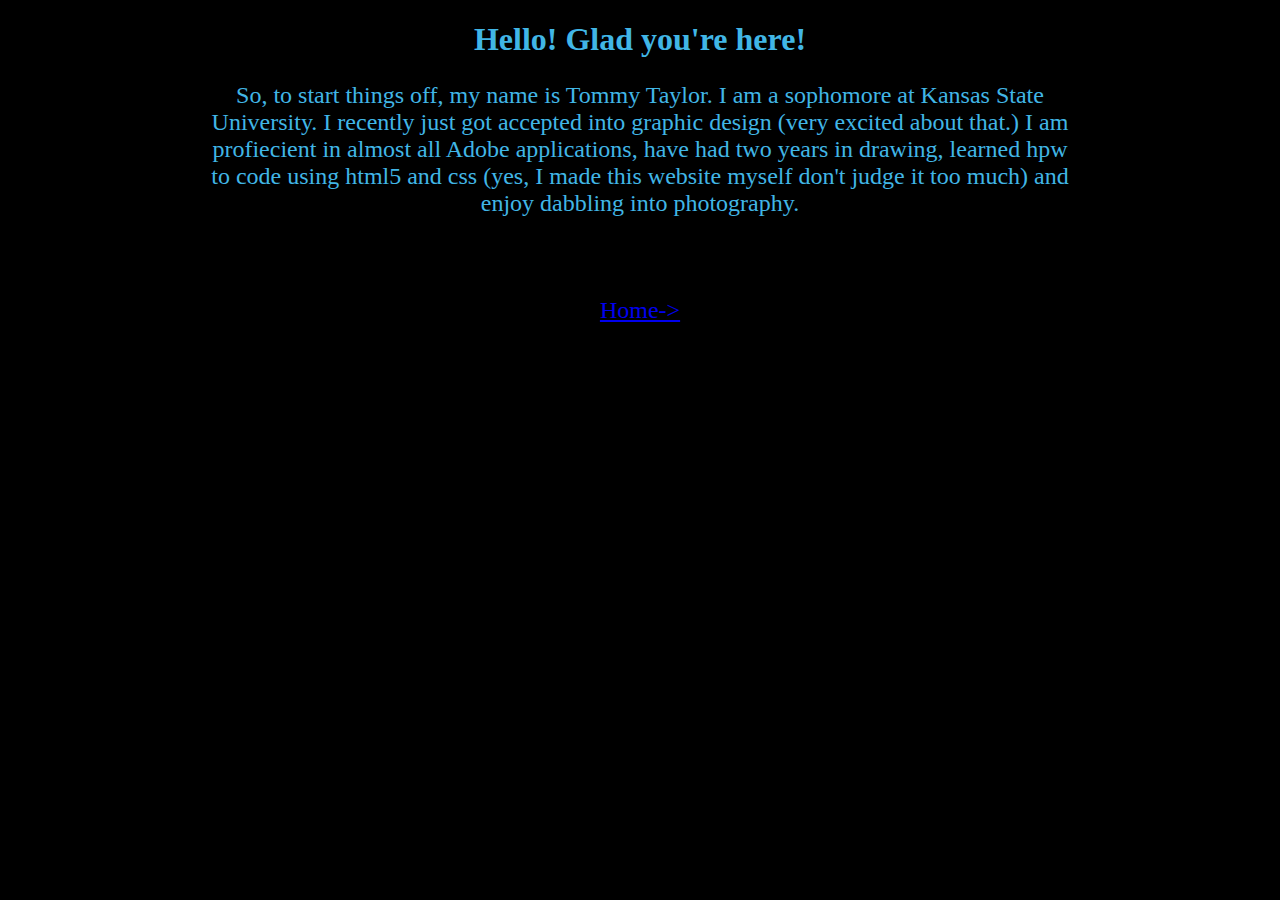
<file: about.html>
<!DOCTYPE html>
<html lang="en">
<head>
    <meta charset="UTF-8">
    <meta name="viewport" content="width=device-width, initial-scale=1.0">
    <title>About Tommy</title>

    <link rel="stylesheet" href="about.css">
</head>
<body>

    <h1>Hello! Glad you're here!</h1>

    <div class="text">
        <p>So, to start things off, my name is Tommy Taylor. I am a sophomore at Kansas State University. I recently just got accepted into graphic design (very excited about that.) I am profiecient in almost all Adobe applications, have had two years in drawing, learned hpw to code using html5 and css (yes, I made this website myself don't judge it too much) and enjoy dabbling into photography. </p>
    </div>

    <div class="home">    
        <a href="./index.html">Home-></a>
    </div>
    
</body>
</html>
</file>
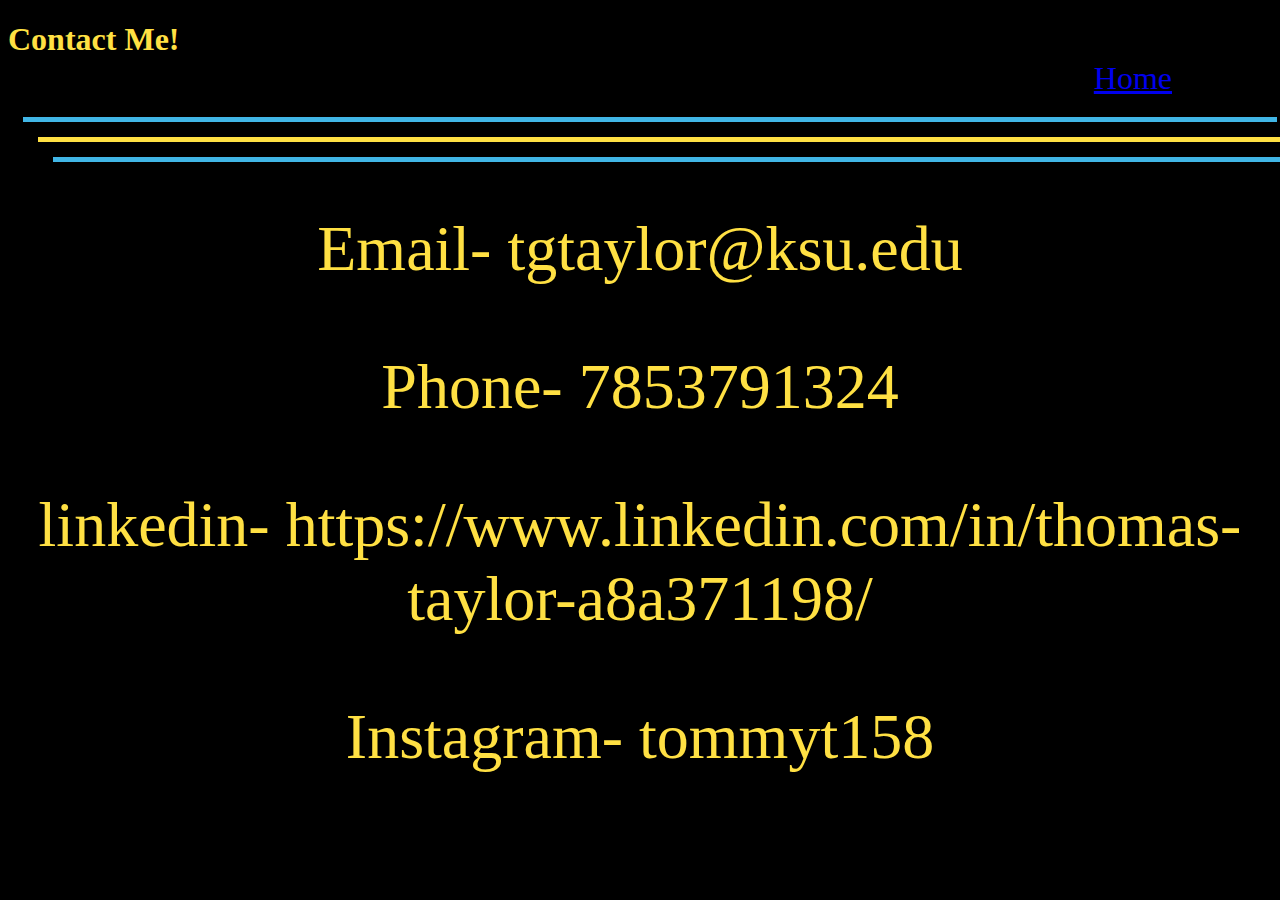
<file: contact.html>
<!DOCTYPE html>
<html lang="en">
<head>
    <meta charset="UTF-8">
    <meta name="viewport" content="width=device-width, initial-scale=1.0">
    <title>Contact Me!</title>

    <link rel="stylesheet" href="contact.css">
</head>
<body>
    <h1>Contact Me!</h1>

    <div class="home">
        <a href="./index.html">Home</a>
    </div>

    <div class="line"></div>
    <div class="line2"></div>
    <div class="line3"></div>

    <p>Email- tgtaylor@ksu.edu</p>
    <p>Phone- 7853791324</p>
    <p>linkedin- https://www.linkedin.com/in/thomas-taylor-a8a371198/</p>
    <p>Instagram- tommyt158</p>
    
</body>
</html>
</file>
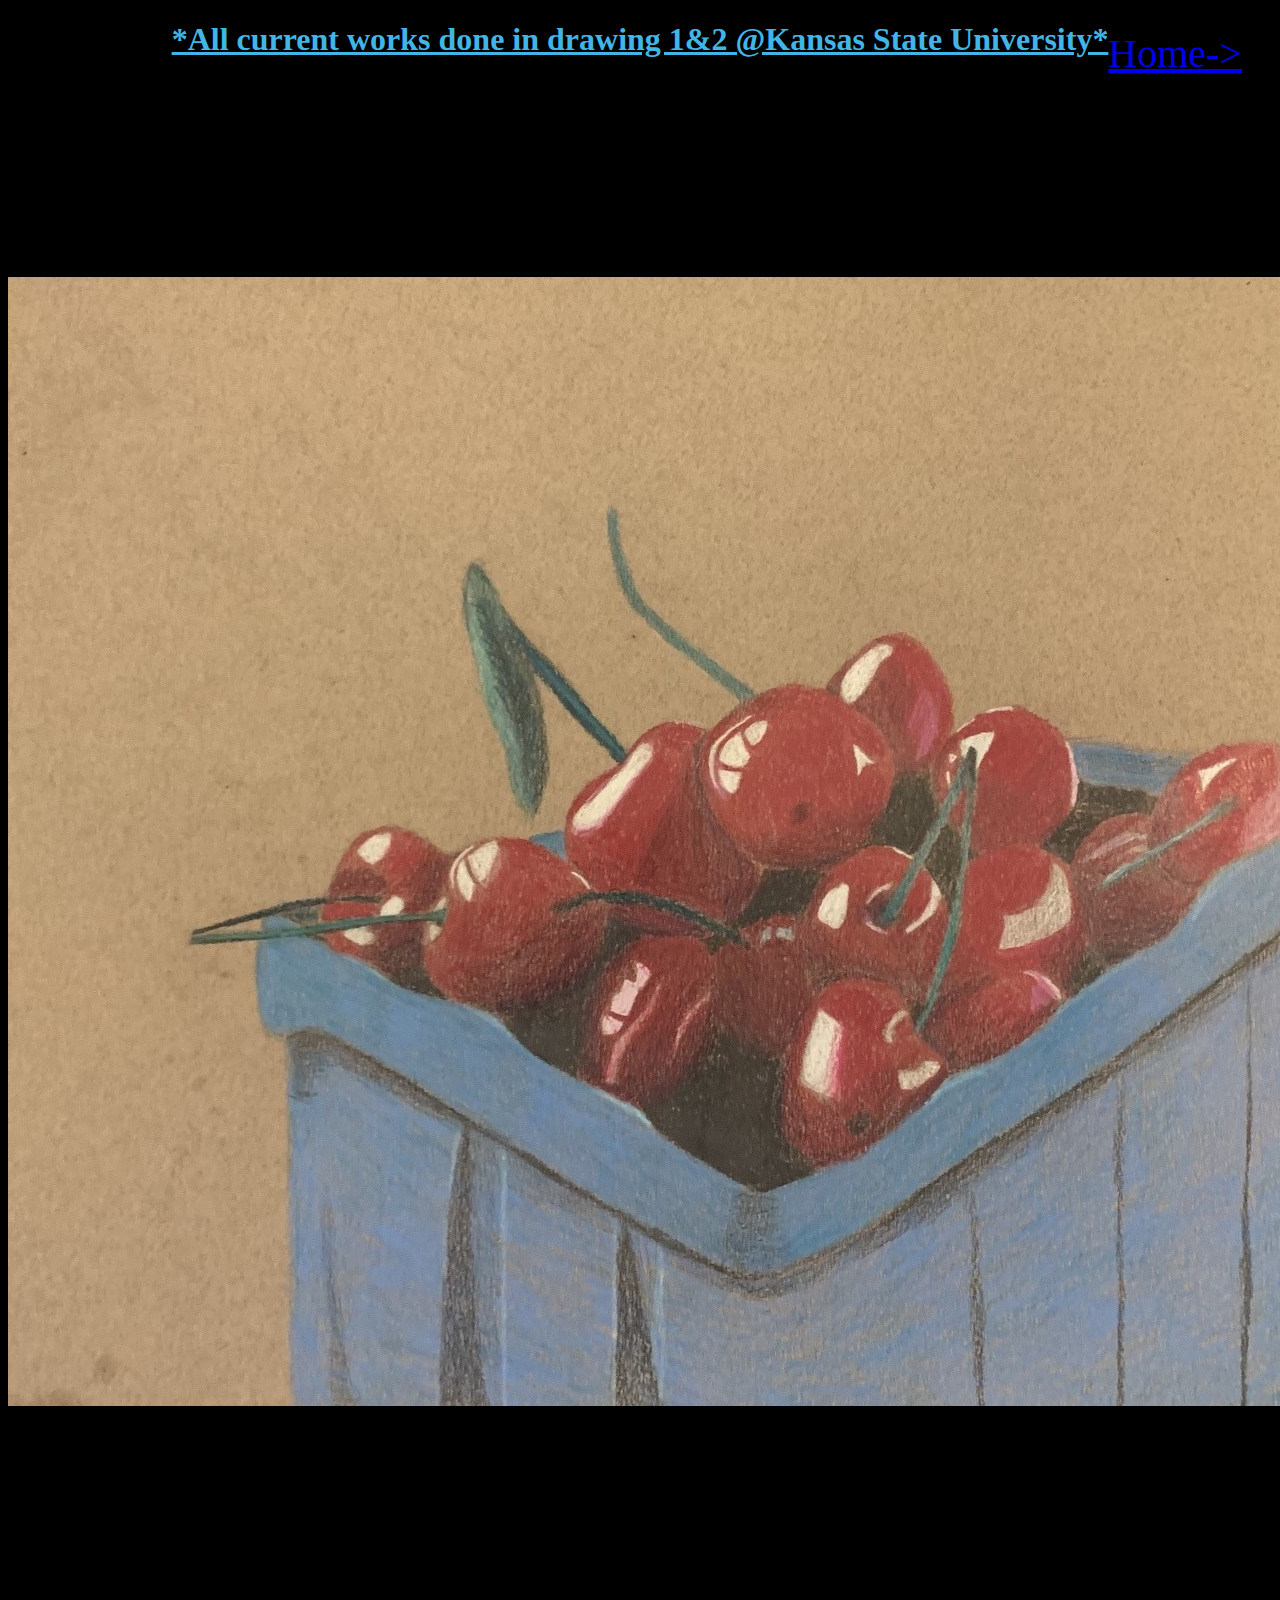
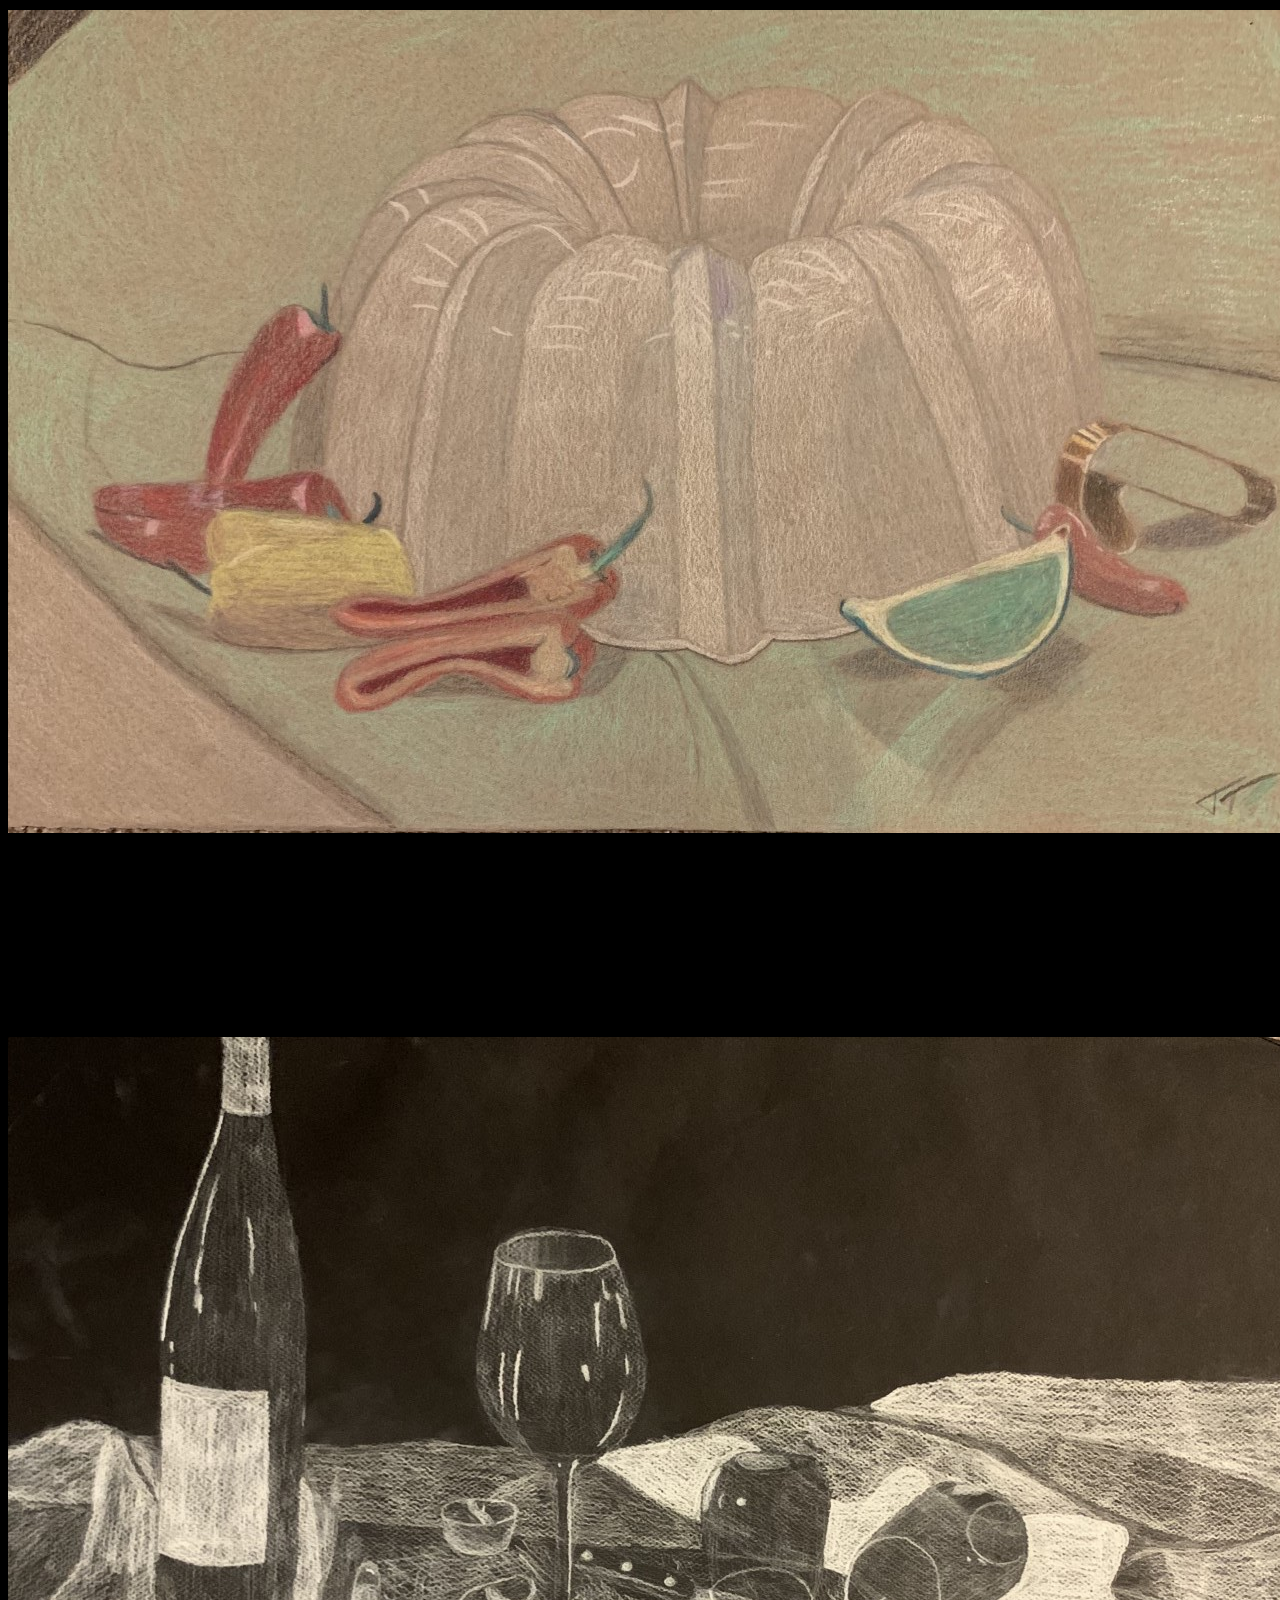
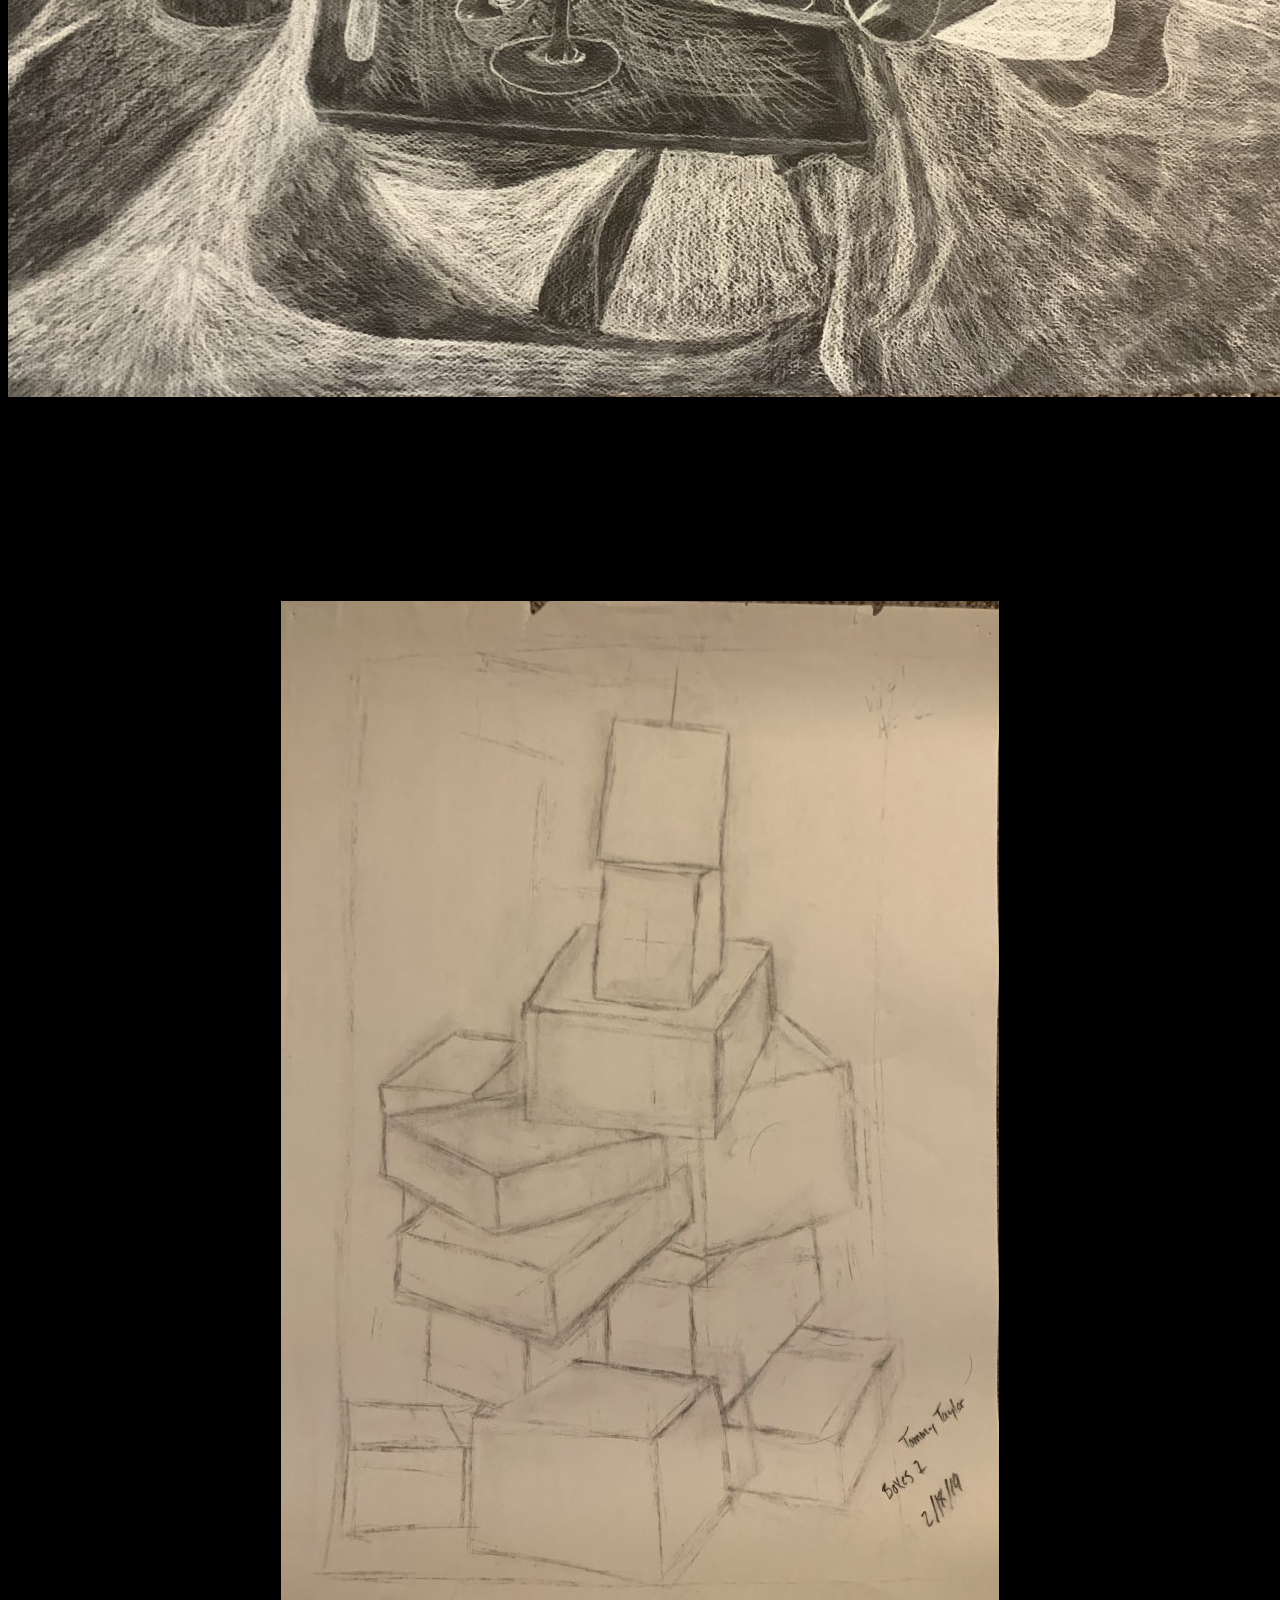
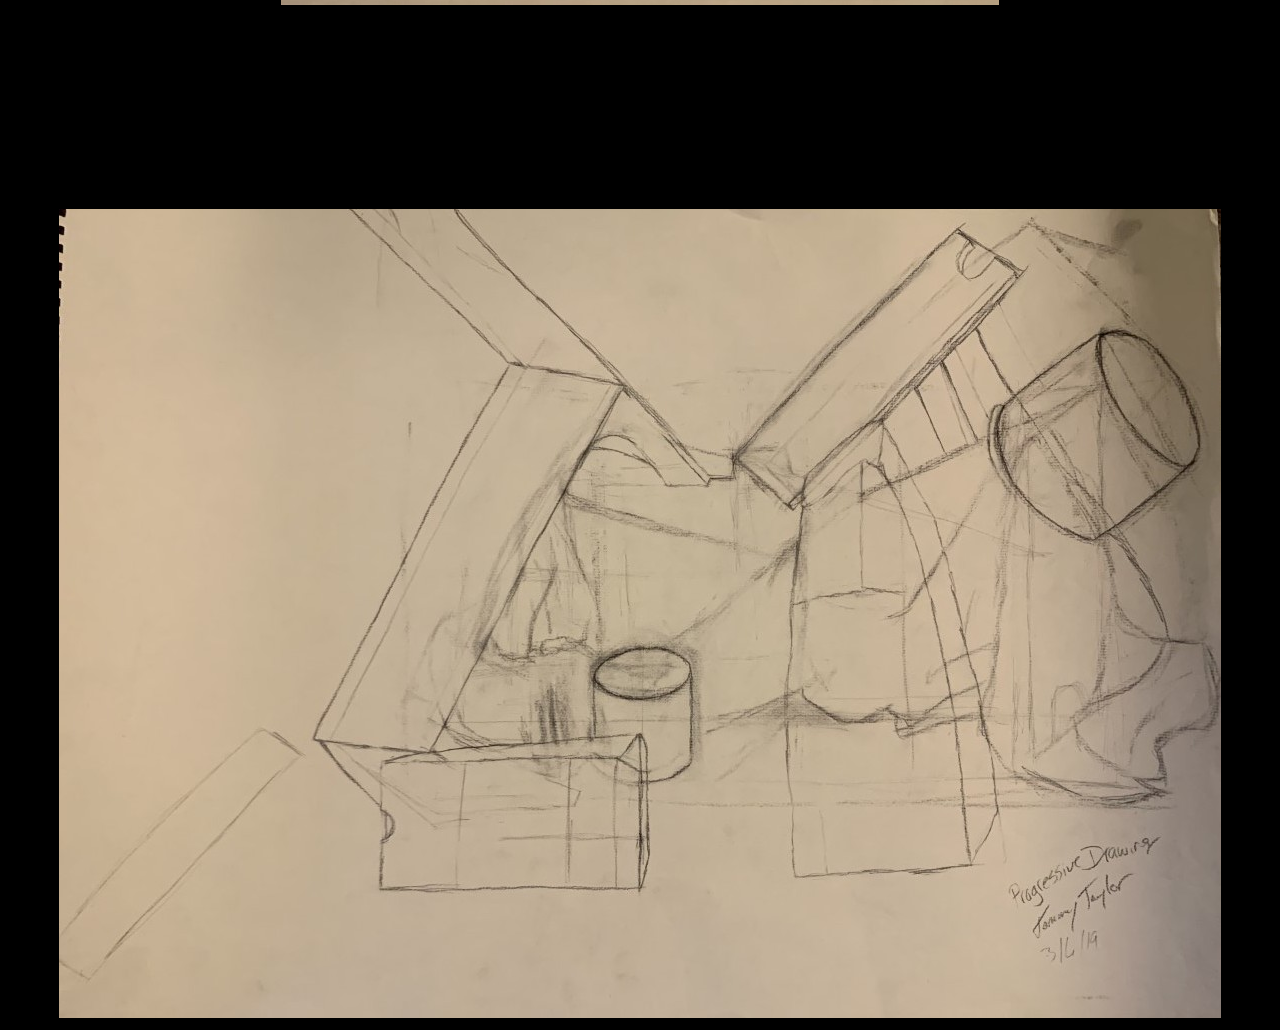
<file: drawing.html>
<!DOCTYPE html>
<html lang="en">
<head>
    <meta charset="UTF-8">
    <meta name="viewport" content="width=device-width, initial-scale=1.0">
    <title>Drawing</title>

    <link rel="stylesheet" href="drawing.css">


</head>
<body>

    <h1><u>*All current works done in drawing 1&2 @Kansas State University*</u></h1>

    <div class="home">
        <a href="./index.html">Home-></a>
    </div>

    
    <img src="/img/thumbnail_IMG_1960.jpg">
    <img src="/img/thumbnail_IMG_1959.jpg">
    <img src="/img/thumbnail_IMG_1961.jpg">
    <img src="/img/thumbnail_IMG_1962.jpg">
    <img src="/img/thumbnail_IMG_1963.jpg">




</body>
</html>
</file>
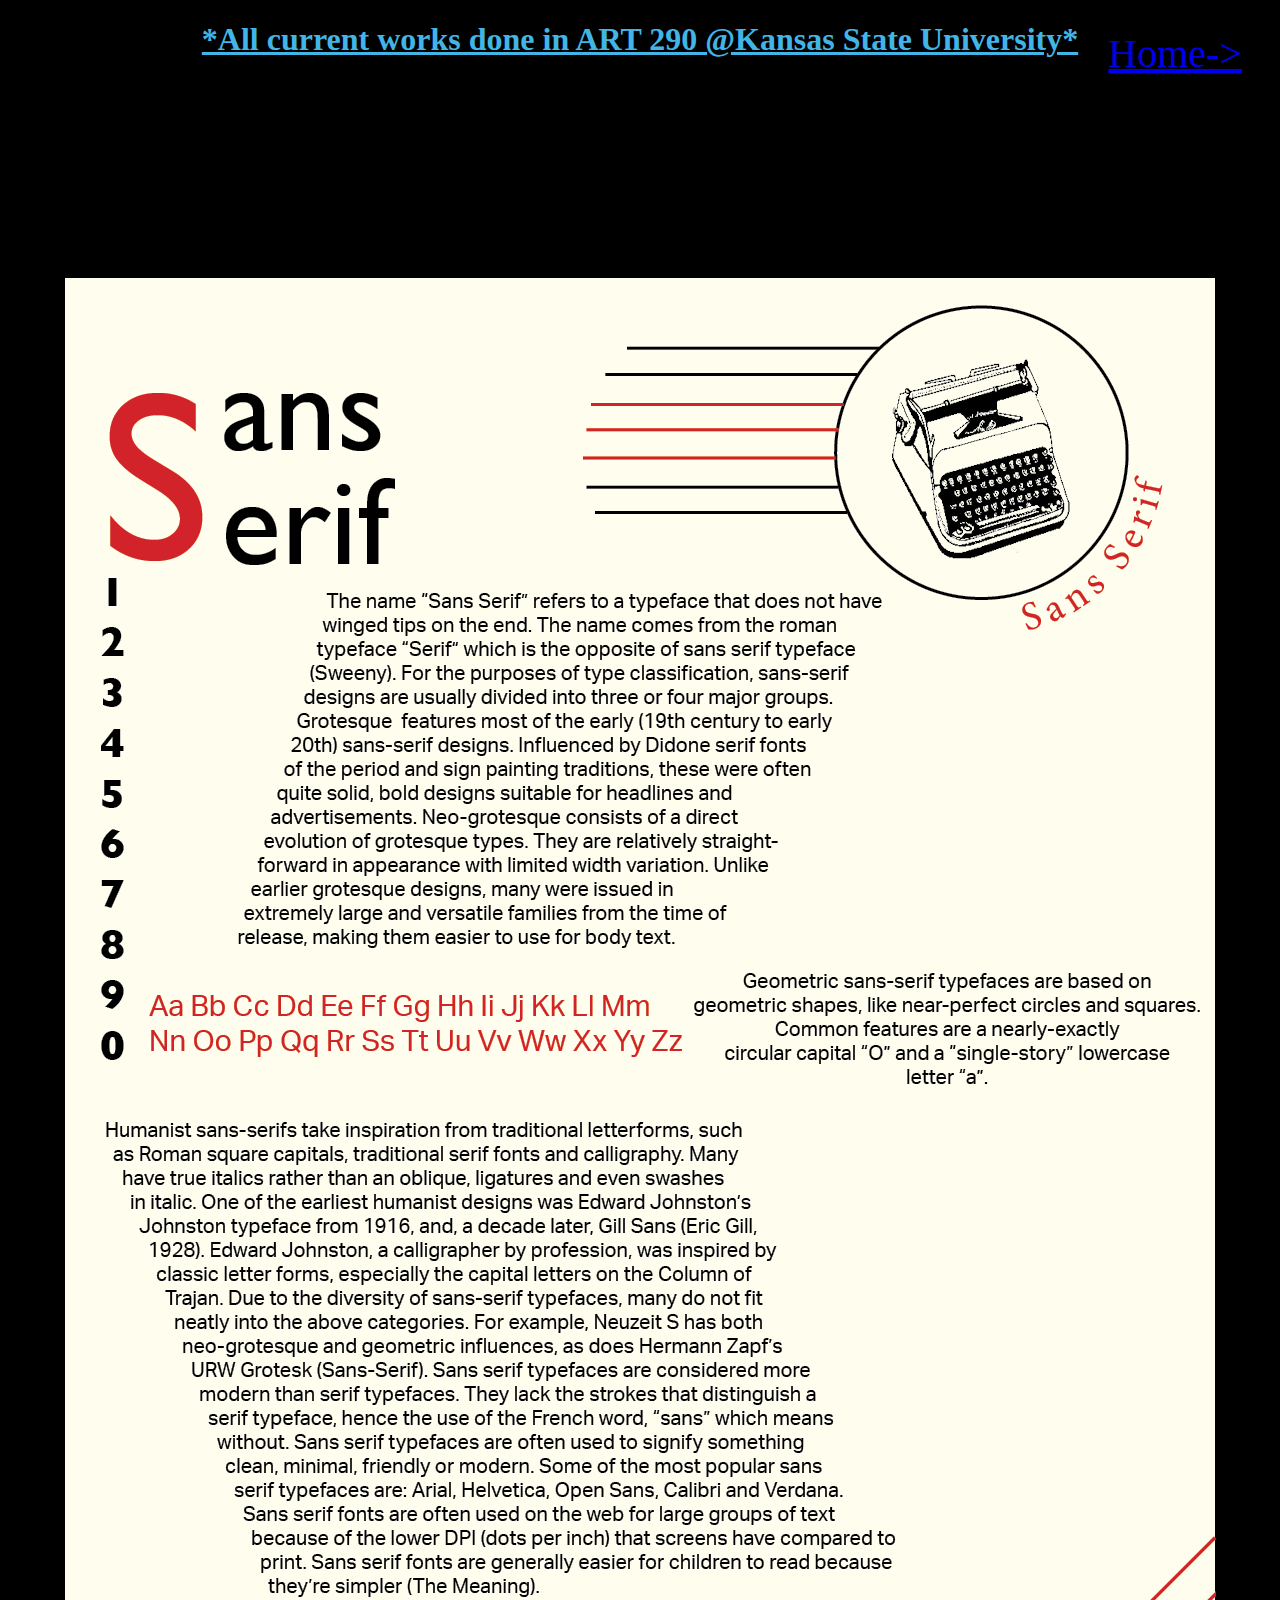
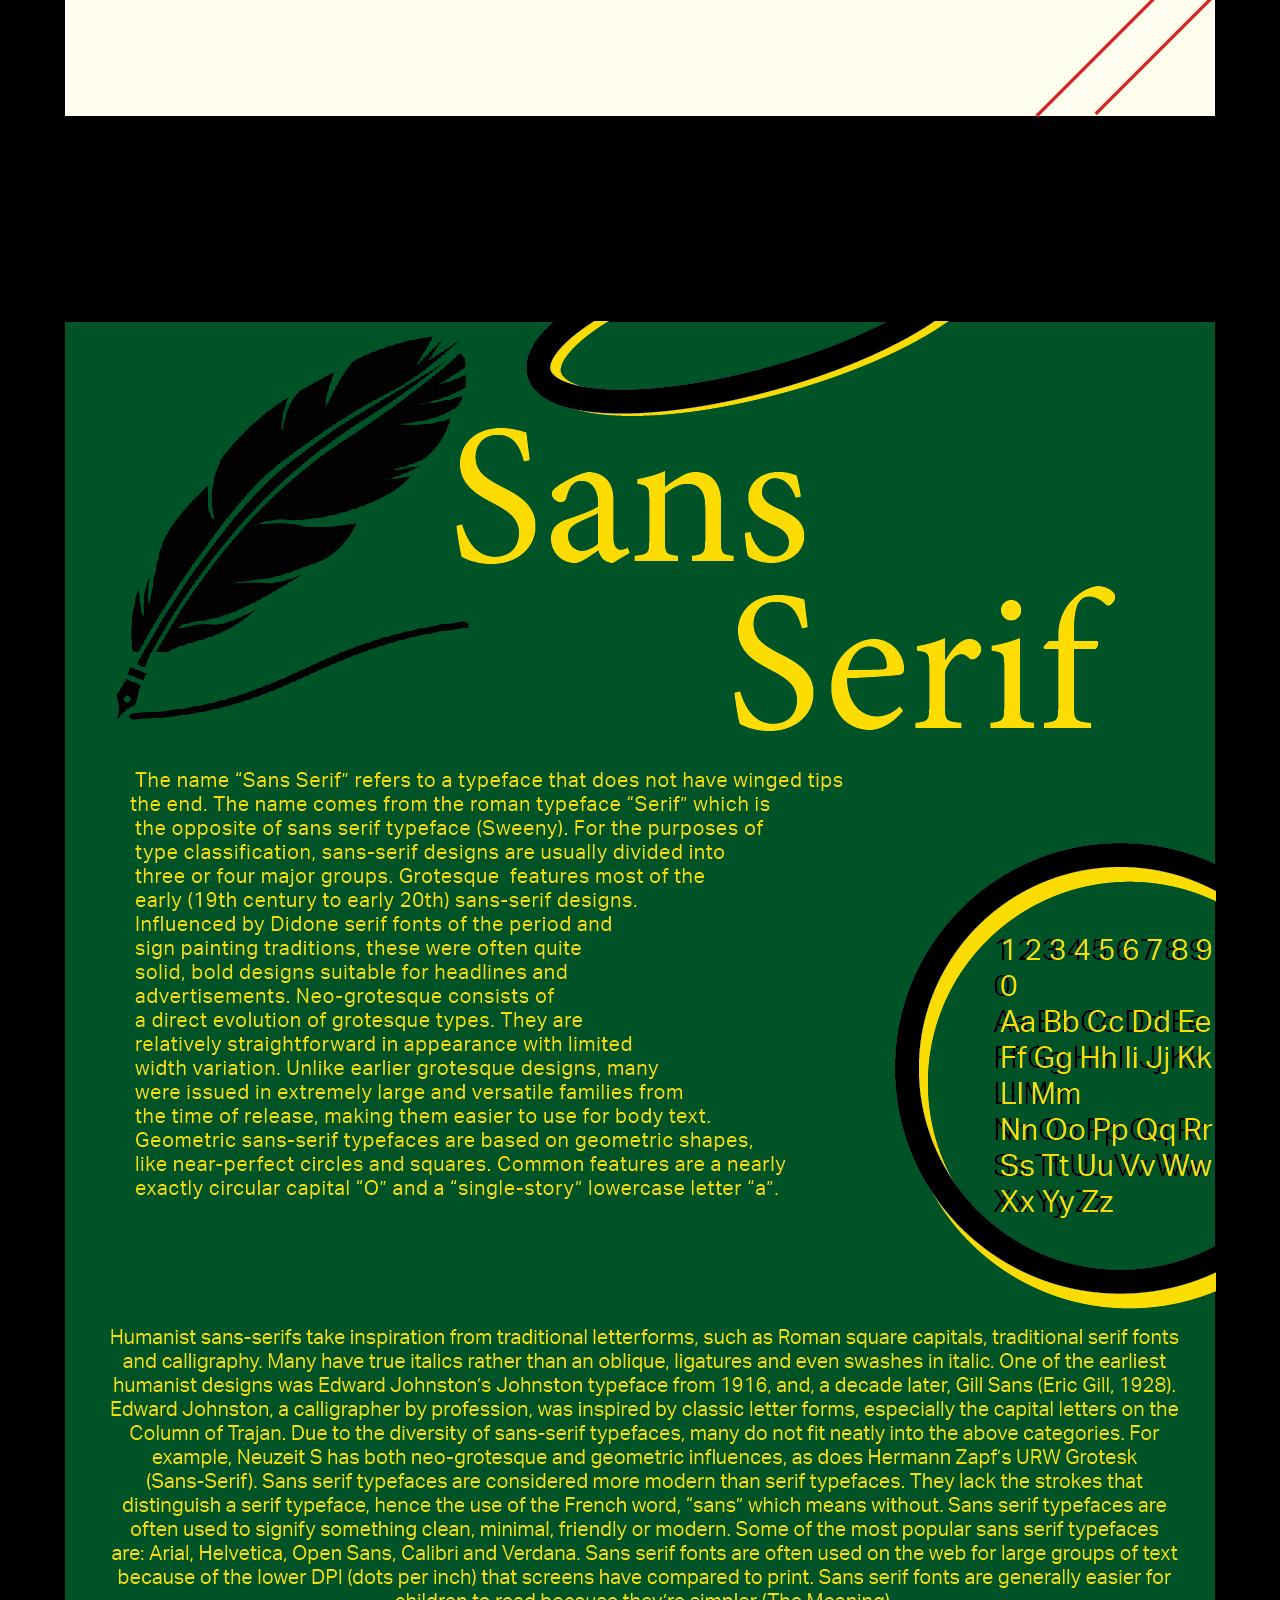
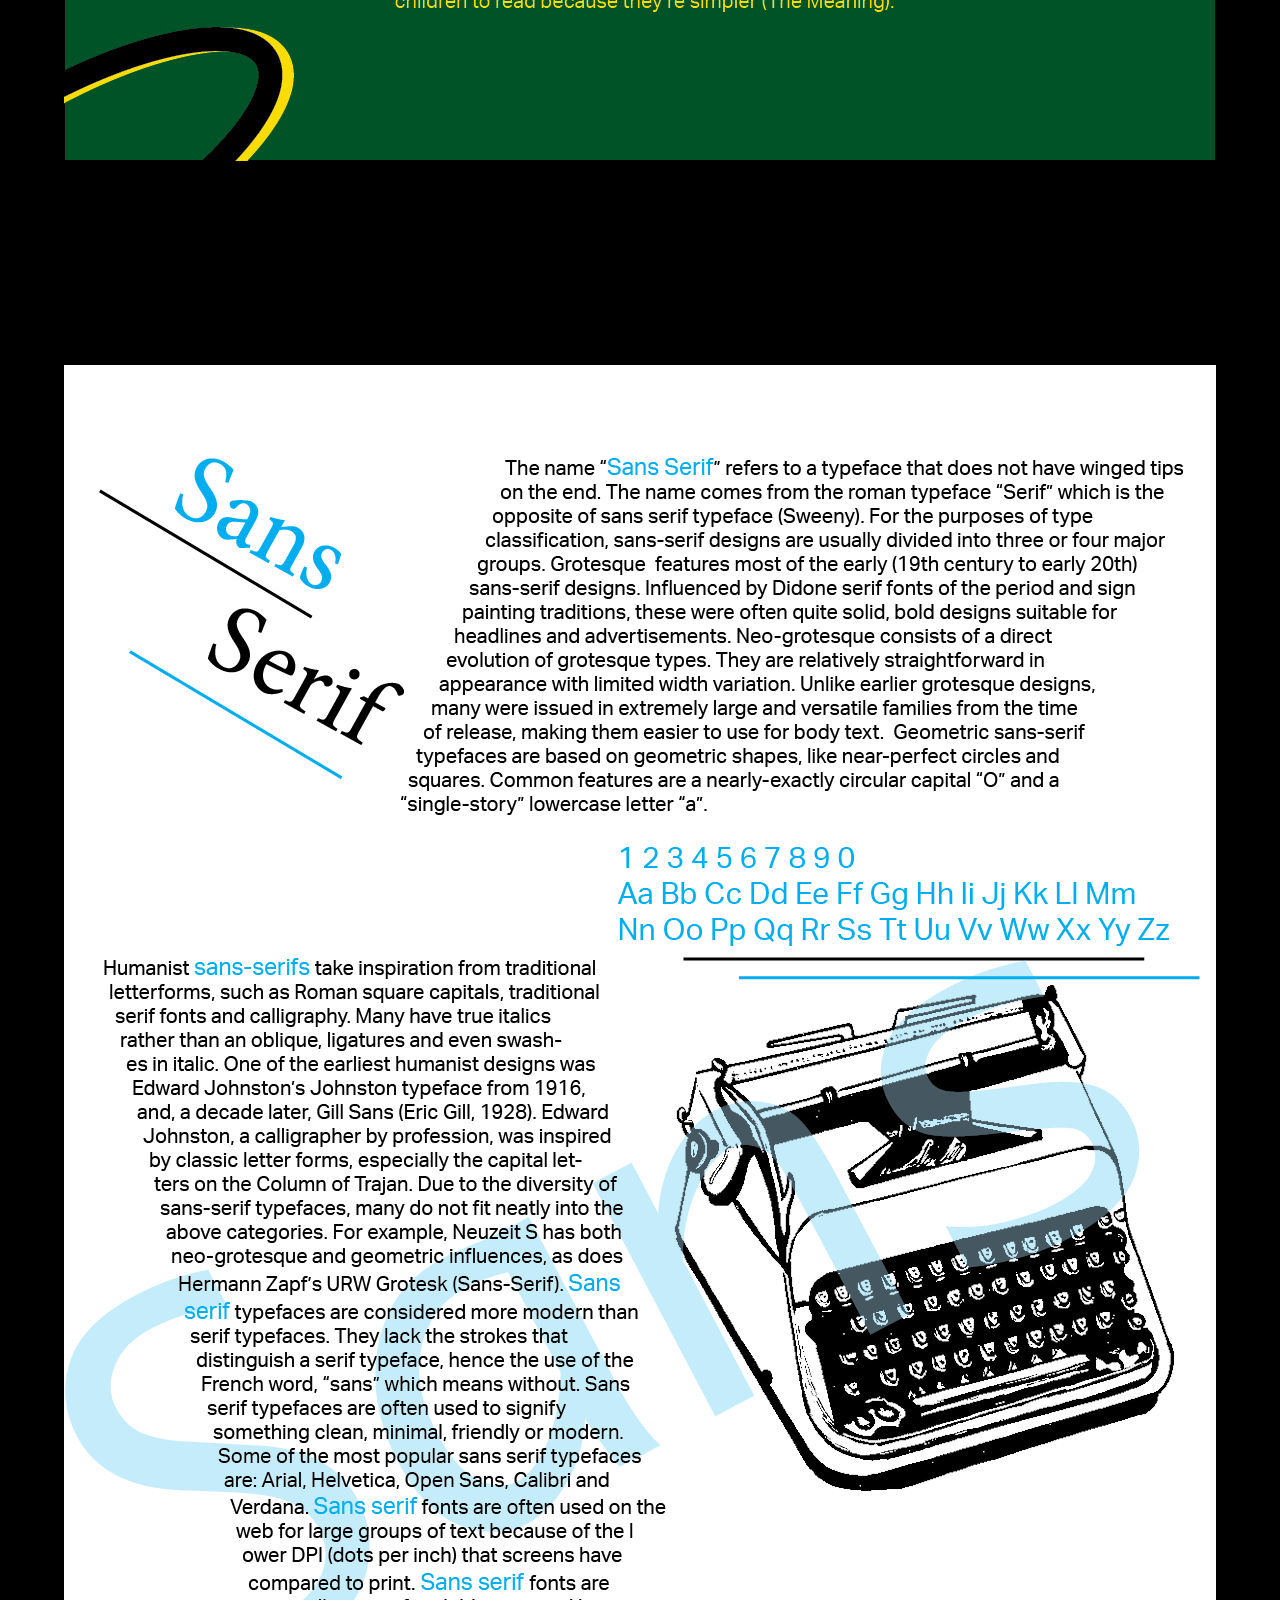
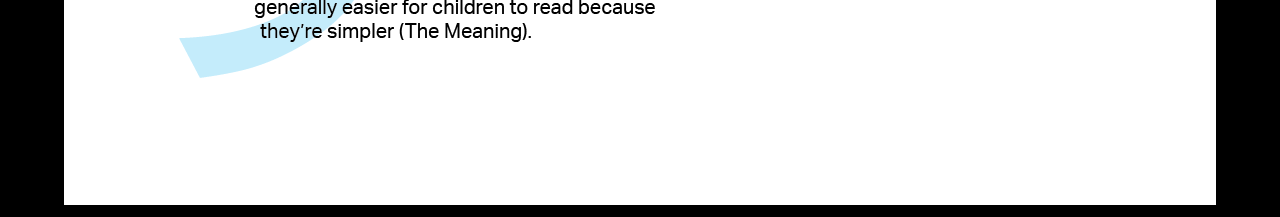
<file: graphic.html>
<!DOCTYPE html>
<html lang="en">
<head>
    <meta charset="UTF-8">
    <meta name="viewport" content="width=device-width, initial-scale=1.0">
    <title>Graphic Design</title>
    

    <link rel="stylesheet" href="graphic.css">
</head>
<body>

    <h1><u>*All current works done in ART 290 @Kansas State University*</u></h1>

    
    <div class="home">    
        <a href="./index.html">Home-></a>
    </div>


        <img src="/img/Taylor_p4 (last).png">
        <img src="/img/Taylor_p4(la.png">
        <img src="/img/Taylor_p4(work).png">

</body>
</html>
</file>
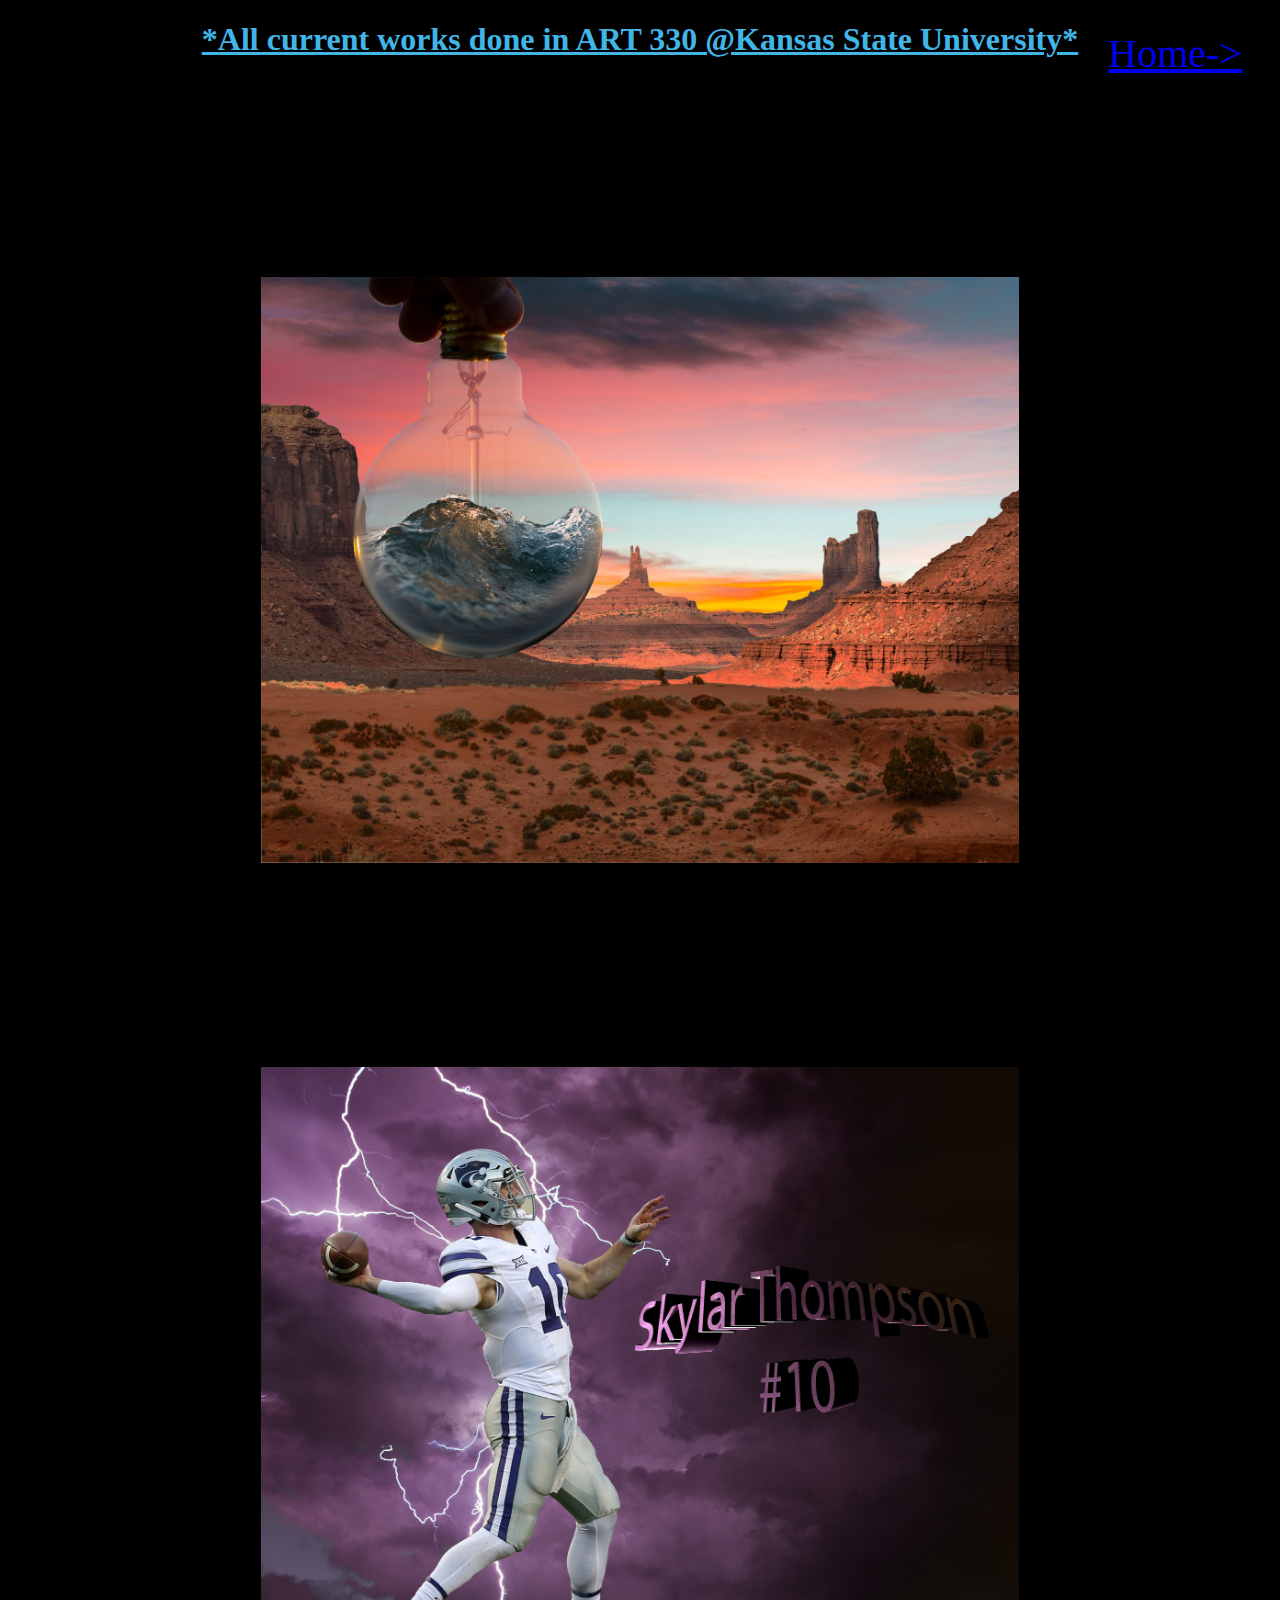
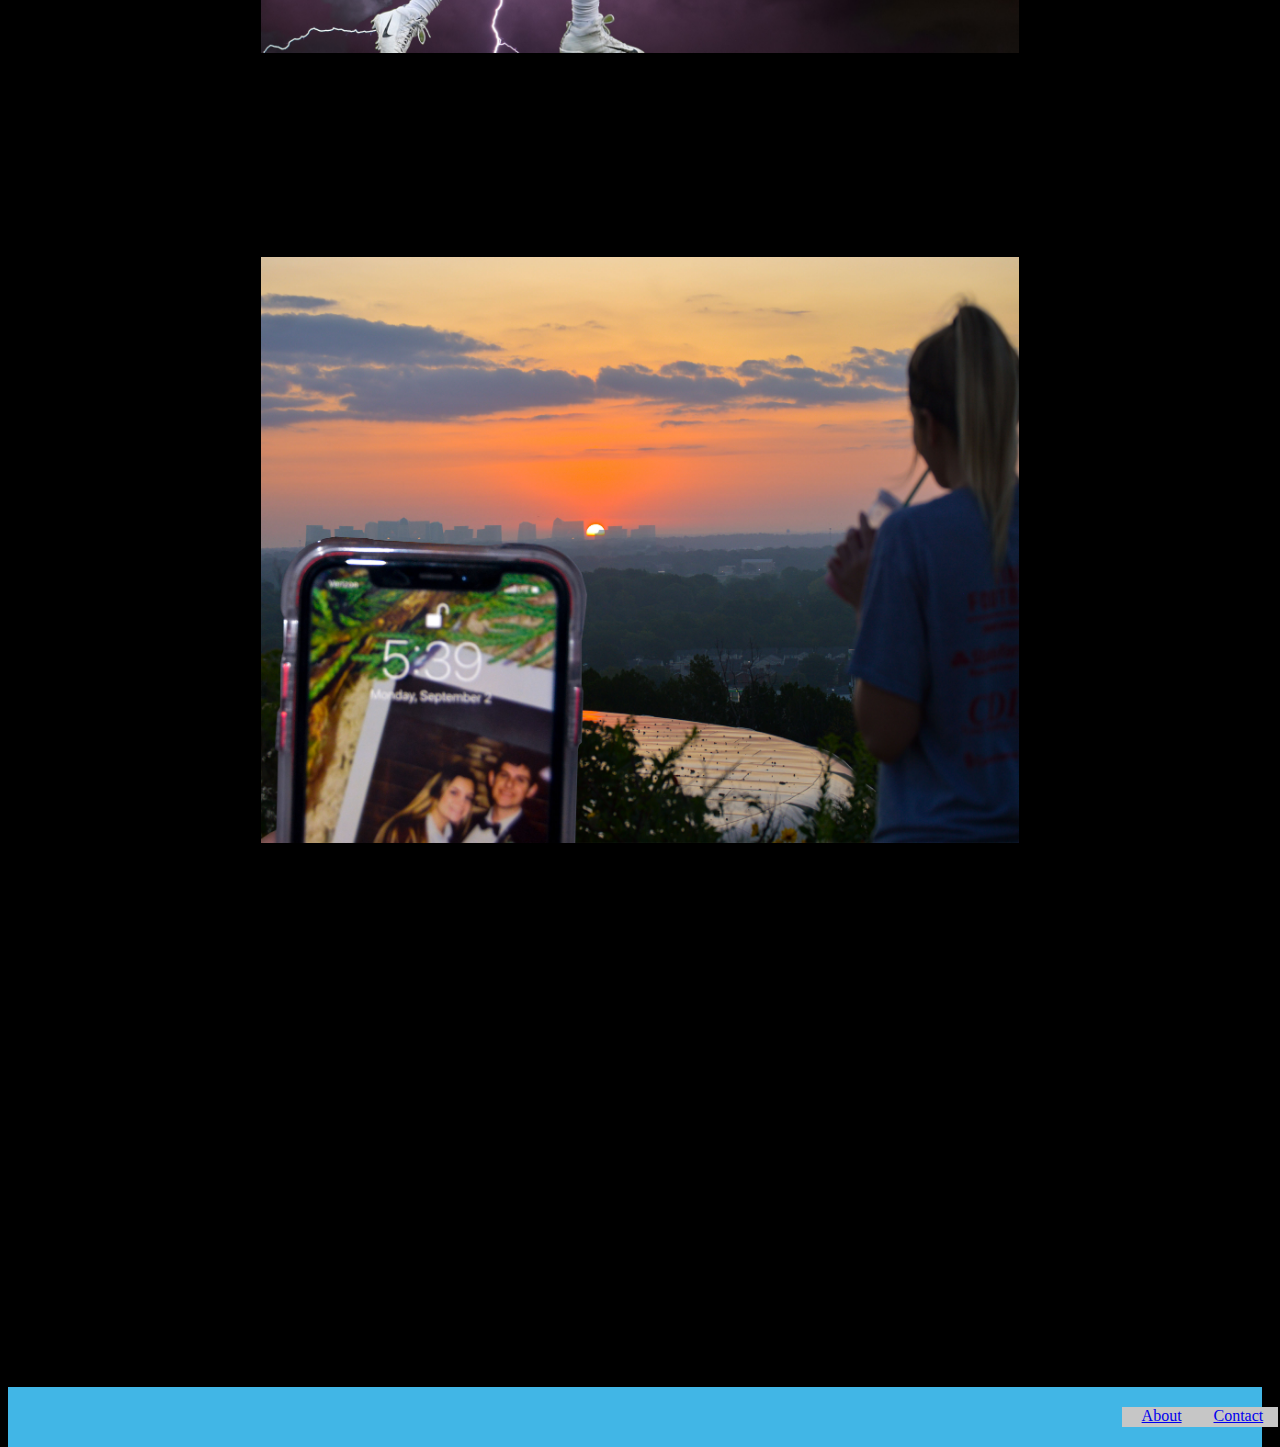
<file: photoshop.html>
<!DOCTYPE html>
<html lang="en">
<head>
    <meta charset="UTF-8">
    <meta name="viewport" content="width=device-width, initial-scale=1.0">
    <title>Photoshop</title>

    <link rel="stylesheet" href="photoshop.css">
</head>
<body>

    <h1><u>*All current works done in ART 330 @Kansas State University*</u></h1>

    <div class="home">
        <a href="./index.html">Home-></a>
    </div>
    
    <img src="/img/Taylor_DigitalCollage_2.jpg">
    <img src="/img/Taylor_DigitalCollage_1.jpg">
    <img src="/img/Taylor_100Images_1.jpg">

    <div class="footer">
        <div class="about2">
            <a href="./about.html">About</a>
        </div>
        <div class="contact2">
            <a href="./contact.html">Contact</a>
        </div>
    </div>
    

</body>
</html>
</file>
<file: about.css>
body {
    background-color: black;
    color: #41B6E6;
    text-align: center;
}

h1 {
    text-align: center;
}

.text {
    color: #41B6E6;
    font-size: 1.5em;
    text-align: center;
    padding-left: 200px;
    padding-right: 200px;
}

.home {
    text-align: center;
    font-size: 1.5em;
    margin-top: 80px;
}
</file>
<file: contact.css>
body {
    background-color: black;
    color: #ffe043;
}

.h1 {
    margin-left: 15px;
}

.home {
font-size: 2em;
text-align: right;
margin-right: 100px;
margin-top: -20px;
}

.line {
    background-color: #41B6E6;
    height: 5px;
    width: 98vw;
    margin-top: 20px;
    margin-left: 15px;
}

.line2 {
    background-color: #ffe043;
    height: 5px;
    width: 98vw;
    margin-top: 15px;
    margin-left: 30px;
}

.line3 {
    background-color: #41B6E6;
    height: 5px;
    width: 98vw;
    margin-top: 15px;
    margin-left: 45px;
}

p {
    margin-top: 50px;
    text-align: center;
    font-size: 4em;
}
</file>
<file: drawing.css>
body {
    background-color: black;
    text-align: center;
    color: #41B6E6;
}



.h1 {
    text-align: center;
}

.home {
    font-size: 2.5em;
    color: rgb(50, 89, 85);
    margin-top: -50px;
    text-align: right;
    margin-right: 30px;
}

img {
    margin-top: 200px;
}
</file>
<file: graphic.css>
body {
    background-color: black;
    text-align: center;
    color: #41B6E6;

}

.home {
    font-size: 2.5em;
    color: turquoise;
    margin-top: -50px;
    text-align: right;
    margin-right: 30px;
}

img {
    margin-top: 200px;

}
</file>
<file: photoshop.css>
body {
    background-color: black;
    color: #41B6E6;
    text-align: center;
}

img {
    max-width: 60%;
    max-height: 60%;
    margin-top: 200px;
}

.home {
    font-size: 2.5em;
    color: turquoise;
    margin-top: -50px;
    text-align: right;
    margin-right: 30px;
}

.footer {
    background-color: #41B6E6;
    height: 60px;
    margin: auto;
    width: 98vw;
    margin-top: 60vh;
    position: absolute;
}

.about2 {
    background-color: rgb(198, 198, 198);
    height: 20px;
    width: 80px;
    margin-top: 20px;
    margin-left: 87vw;
    text-align: center;
}


.contact2 {
    background-color: rgb(198, 198, 198);
    height: 20px;
    width: 80px;
    margin-left: 93vw;
    margin-top: -20px;
    text-align: center;
}
</file>
